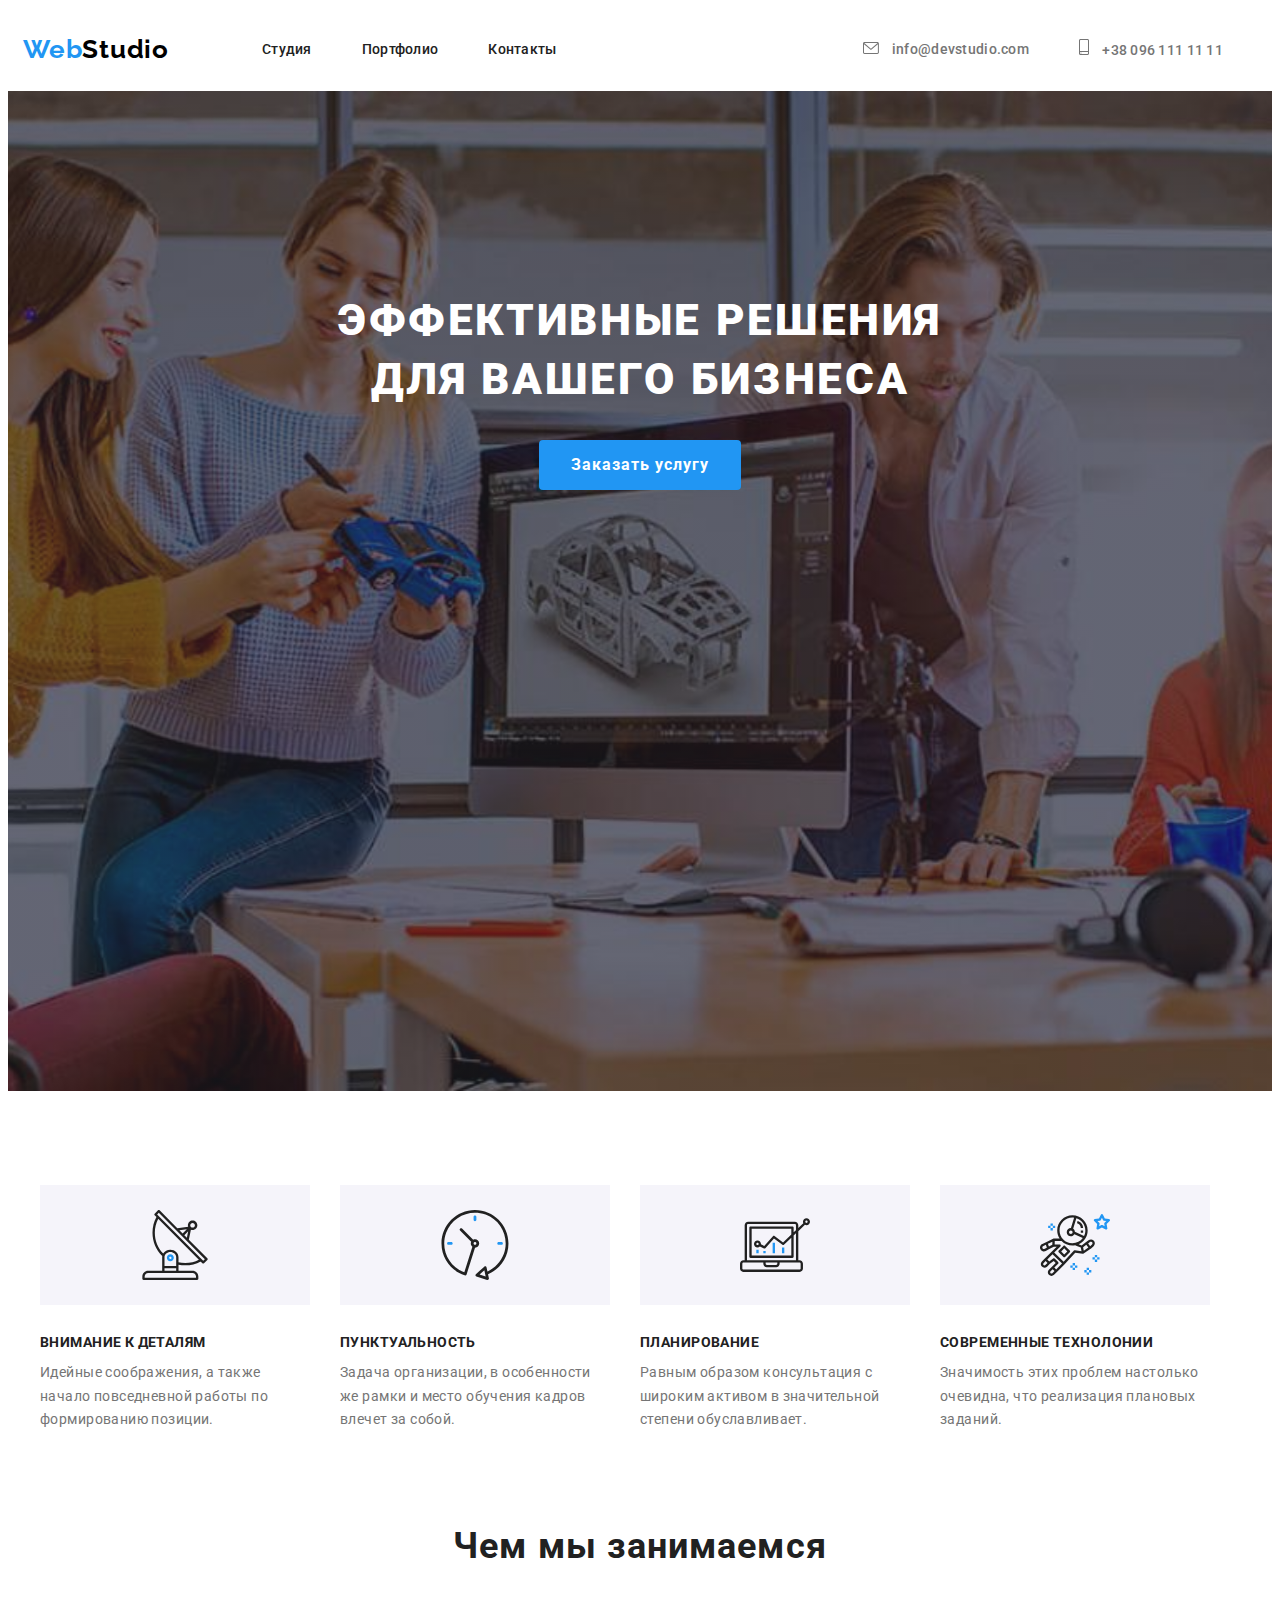
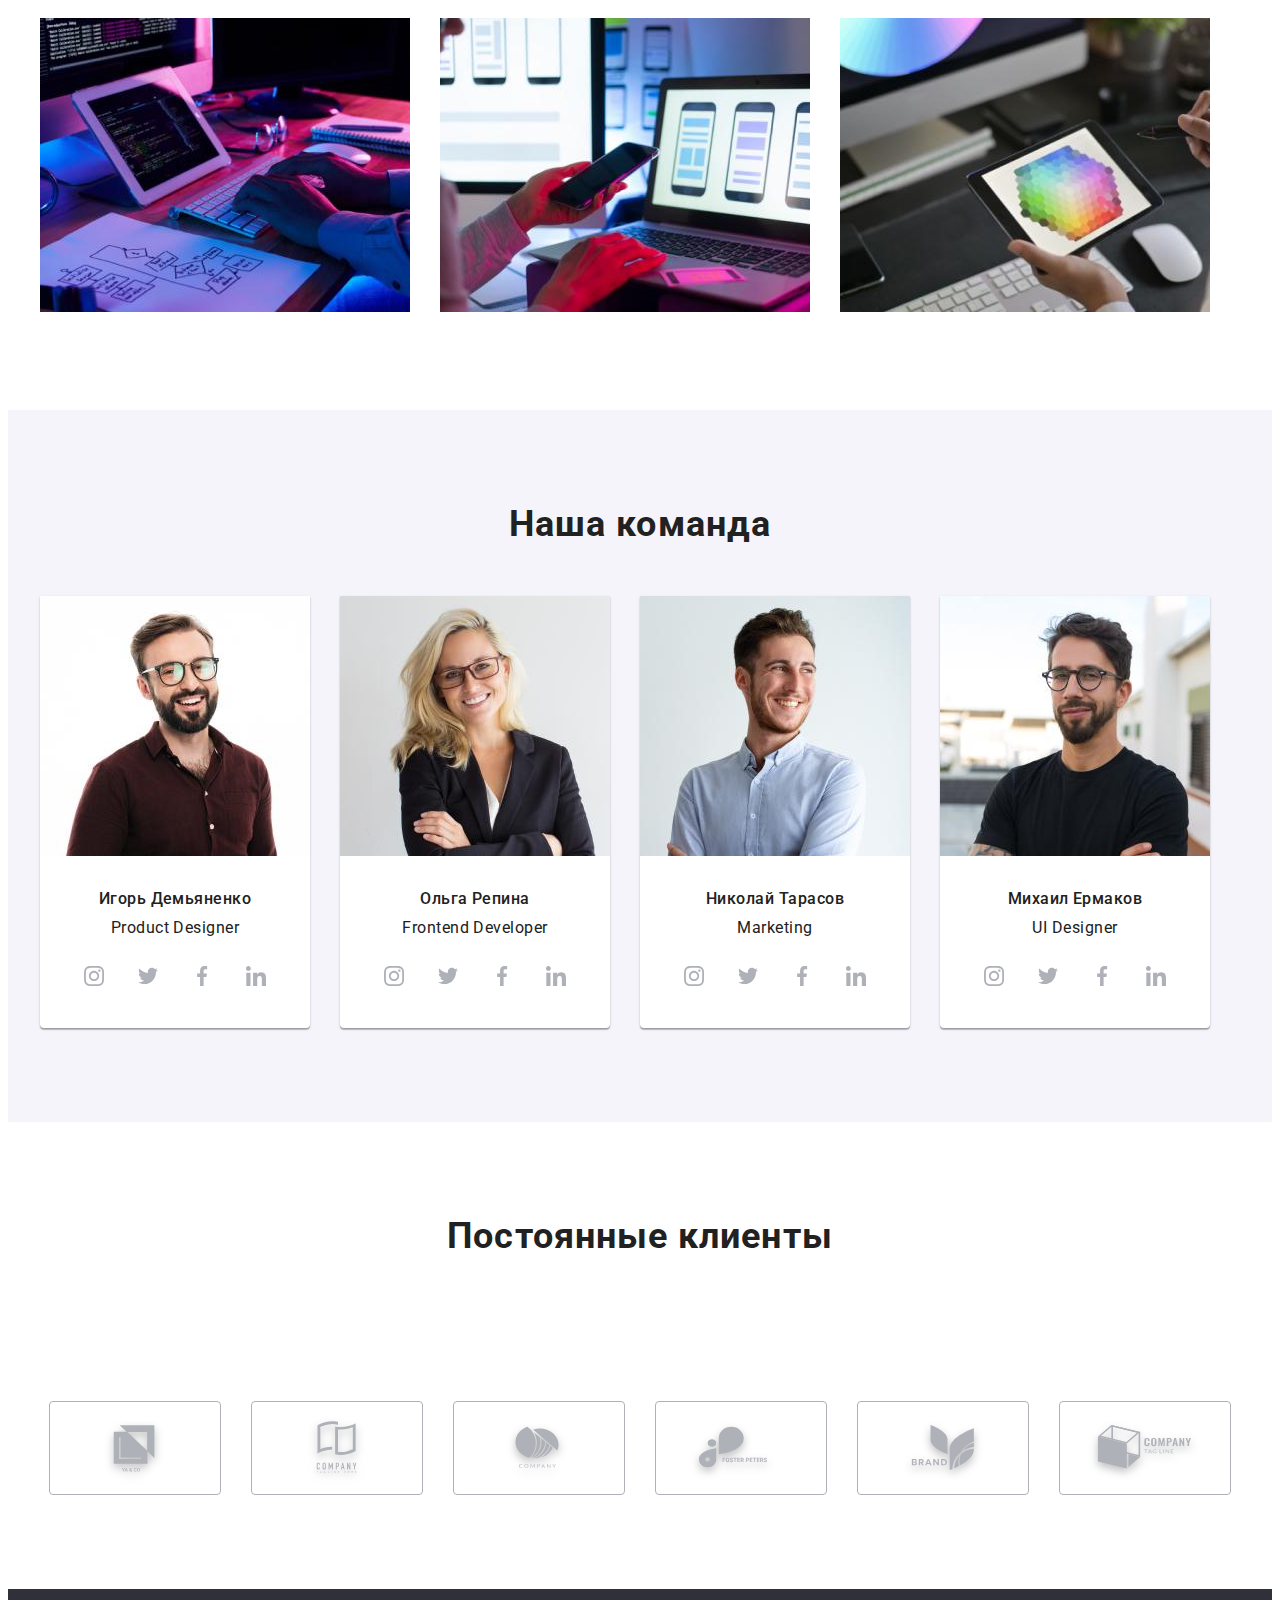
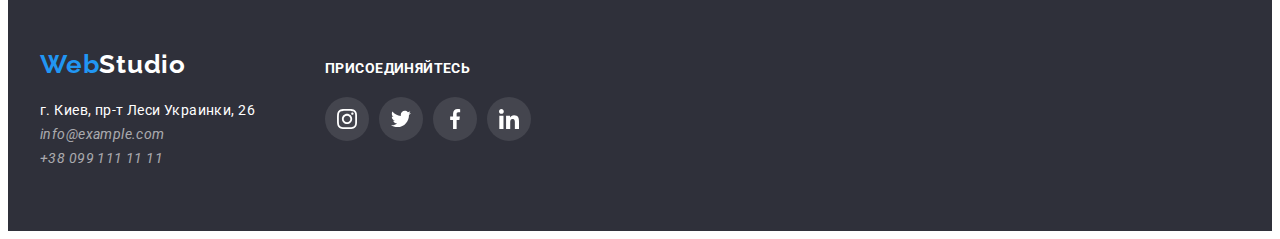
<file: index.html>
<!DOCTYPE html>
<html lang="ru">
<head>
    <link rel=“preconnect” href=“https://fonts.gstatic.com”>
    <meta charset="UTF-8">
    <meta http-equiv="X-UA-Compatible" content="IE=edge">
    <meta name="viewport" content="width=device-width, initial-scale=1.0">
    <title>Document</title>
    <link rel="preconnect" href="https://fonts.googleapis.com">
    <link rel="preconnect" href="https://fonts.gstatic.com" crossorigin>
    <link href="https://fonts.googleapis.com/css2?family=Raleway:wght@700&family=Roboto:wght@400;500;700;900&display=swap"
        rel="stylesheet">
    <link rel="stylesheet" href="https://cdnjs.cloudflare.com/ajax/libs/modern-normalize/1.1.0/modern-normalize.min.css"
        integrity="sha512-wpPYUAdjBVSE4KJnH1VR1HeZfpl1ub8YT/NKx4PuQ5NmX2tKuGu6U/JRp5y+Y8XG2tV+wKQpNHVUX03MfMFn9Q=="
        crossorigin="anonymous" referrerpolicy="no-referrer" />
    <link rel="stylesheet" href="./css/styles.css">
</head>
<body>
    <!--Секция хедер-->
    <header class="header">
        <div class="container header-container">
            <nav class="header-navigation">
                <a class="header-logo link" lang="en" href="/" >
                    Web<span class="header-logo-part">Studio</span>
                </a>
                <ul class="list header-list">
                    <li class="header-item"><a class="link header-link" href="./index.html">Студия</a></li>
                    <li class="header-item"><a class="link header-link" href="./portfolio.html" target="_blank" rel="noreferrer noopener">Портфолио</a></li>
                    <li class="header-item"><a class="link header-link" href="">Контакты</a></li>
                </ul> 
            </nav> 
                <div class="header-connect">
                <ul class="list header-link">
                    <li><a class="header-mail link" lang="en" href="mailto:info@devstudio.com">
                        <svg class="contact-header-icon" width="16" height="12">
                            <use 
                            href="./images/icons.svg#icon-envelope">
                        </use>
                        </svg>
                        info@devstudio.com</a></li>
                    <li><a class="header-phone link" href="tel:+380961111111">
                        <svg class="contact-header-icon" width="10" height="16">
                            <use 
                            href="./images/icons.svg#icon-smartphone">
                            </use>
                        </svg>
                        +38 096 111 11 11</a></li>
                </ul>
                </div>
        </div>
    </header>
    <main>
        <!--Секция герой-->
            <section class="hero overlay">
                <div class="container">
                    <h1 class="hero-title">Эффективные решения для вашего бизнеса</h1>
                    <button class="hero-button" type="button">Заказать услугу</button>
                </div>
            </section>
        <!--Секция особенности-->
            <section class="">
                <div class="container">
                    <h2 class="about">Особенности</h2>
                        <ul class="list about-link">
                            <li class="about-me">
                                <div class="features-icon-box">
                                    <svg class="features-icon" width="70" height="70">
                                        <use href="./images/icons.svg#icon-antenna">
                                        </use>
                                    </svg>
                                </div>
                                <h3 class="about-title">ВНИМАНИЕ К ДЕТАЛЯМ</h3>
                                <p class="about-text">Идейные соображения, а также начало повседневной работы по формированию позиции.</p>
                            </li>
                            <li class="about-me">
                                <div class="features-icon-box">
                                    <svg class="features-icon" width="70" height="70">
                                        <use href="./images/icons.svg#icon-clock">
                                        </use>
                                    </svg>
                                </div>
                                <h3 class="about-title">ПУНКТУАЛЬНОСТЬ</h3>
                                <p class="about-text">Задача организации, в особенности же рамки и место обучения кадров влечет за собой.</p>
                            </li>
                            <li class="about-me">
                                <div class="features-icon-box">
                                    <svg class="features-icon" width="70" height="70">
                                        <use href="./images/icons.svg#icon-diagram">
                                        </use>
                                    </svg>
                                </div>
                                <h3 class="about-title">ПЛАНИРОВАНИЕ</h3>
                                <p class="about-text">Равным образом консультация с широким активом в значительной степени обуславливает.</p>
                            </li>
                            <li class="about-me">
                                <div class="features-icon-box">
                                    <svg class="features-icon" width="70" height="70">
                                        <use href="./images/icons.svg#icon-astronaut">
                                        </use>
                                    </svg>
                                </div>
                                <h3 class="about-title">СОВРЕМЕННЫЕ ТЕХНОЛОНИИ</h3>
                                <p class="about-text">Значимость этих проблем настолько очевидна, что реализация плановых заданий.</p>
                            </li>
                        </ul>
                </div>
            </section>
            <!--Секция наша работа-->
            <section class="section">
                <div class="container">
                    <h2 class="section-title">Чем мы занимаемся</h2>
                        <ul class="list about-me-img">
                            <li class="about-img">
                                <img src="./images/about-img-1.jpg" 
                                alt="наш процесс работы"
                                width="370"
                                height="294"
                                />
                            </li>
                            <li class="about-img">
                                <img src="./images/about-img-2.jpg" 
                                alt="наш процесс работы" 
                                width="370" 
                                height="294" 
                                />
                            </li>
                            <li class="about-img">
                                <img src="./images/about-img-3.jpg" 
                                alt="наш процесс работы" 
                                width="370" 
                                height="294" 
                                />
                            </li>
                        </ul>
                </div>
            </section>
            <!--Секция наша команда-->
            <section class="our-team">
                <div class="container">
                    <h2 class="about-right">Наша команда</h2>
                        <ul class="list aside">
                            <li class="team-img">
                                <img src="./images/team-img-1.jpg"
                                alt="наша команда"
                                width="270"
                                height="260"
                                />
                                <h3 class="about-pre-title">Игорь Демьяненко</h3>
                                <p class="about-after-title">Product Designer</p>
                                <ul class="about-list-title list">
                                    <li class="about-link-title">
                                        <a href="" class="about-team-link">
                                            <svg class="about-icon-link" width="20" height="20">
                                                <use 
                                                href="./images/icons.svg#icon-instagram"
                                                ></use>
                                            </svg>
                                        </a>
                                    </li>
                                    <li class="about-link-title">
                                        <a href="" class="about-team-link">
                                            <svg class="about-icon-link" width="20" height="20">
                                                <use 
                                                href="./images/icons.svg#icon-twitter"
                                                ></use>
                                            </svg>
                                        </a>
                                    </li>
                                    <li class="about-link-title">
                                        <a href="" class="about-team-link">
                                            <svg class="about-icon-link" width="20" height="20">
                                                <use 
                                                href="./images/icons.svg#icon-facebook"
                                                ></use>
                                            </svg>
                                        </a>
                                    </li>
                                    <li class="about-link-title">
                                        <a href="" class="about-team-link">
                                            <svg class="about-icon-link" width="20" height="20">
                                                <use 
                                                href="./images/icons.svg#icon-linkedin"
                                                ></use>
                                            </svg>
                                        </a>
                                    </li>
                                </ul>
                            </li>
                            <li class="team-img">
                                <img src="./images/team-img-2.jpg" 
                                alt="наша команда" 
                                width="270" 
                                height="260" 
                                />
                                <h3 class="about-pre-title">Ольга Репина</h3>
                                <p class="about-after-title">Frontend Developer</p>
                                <ul class="about-list-title list">
                                    <li class="about-link-title">
                                        <a href="" class="about-team-link">
                                            <svg class="about-icon-link" width="20" height="20">
                                                <use href="./images/icons.svg#icon-instagram"></use>
                                            </svg>
                                        </a>
                                    </li>
                                    <li class="about-link-title">
                                        <a href="" class="about-team-link">
                                            <svg class="about-icon-link" width="20" height="20">
                                                <use href="./images/icons.svg#icon-twitter"></use>
                                            </svg>
                                        </a>
                                    </li>
                                    <li class="about-link-title">
                                        <a href="" class="about-team-link">
                                            <svg class="about-icon-link" width="20" height="20">
                                                <use href="./images/icons.svg#icon-facebook"></use>
                                            </svg>
                                        </a>
                                    </li>
                                    <li class="about-link-title">
                                        <a href="" class="about-team-link">
                                            <svg class="about-icon-link" width="20" height="20">
                                                <use href="./images/icons.svg#icon-linkedin"></use>
                                            </svg>
                                        </a>
                                    </li>
                                </ul>
                            </li>
                            <li class="team-img">
                                <img src="./images/team-img-3.jpg" 
                                alt="наша команда" 
                                width="270" 
                                height="260" 
                                />
                                <h3 class="about-pre-title">Николай Тарасов</h3>
                                <p class="about-after-title">Marketing</p>
                                <ul class="about-list-title list">
                                    <li class="about-link-title">
                                        <a href="" class="about-team-link">
                                            <svg class="about-icon-link" width="20" height="20">
                                                <use href="./images/icons.svg#icon-instagram"></use>
                                            </svg>
                                        </a>
                                    </li>
                                    <li class="about-link-title">
                                        <a href="" class="about-team-link">
                                            <svg class="about-icon-link" width="20" height="20">
                                                <use href="./images/icons.svg#icon-twitter"></use>
                                            </svg>
                                        </a>
                                    </li>
                                    <li class="about-link-title">
                                        <a href="" class="about-team-link">
                                            <svg class="about-icon-link" width="20" height="20">
                                                <use href="./images/icons.svg#icon-facebook"></use>
                                            </svg>
                                        </a>
                                    </li>
                                    <li class="about-link-title">
                                        <a href="" class="about-team-link">
                                            <svg class="about-icon-link" width="20" height="20">
                                                <use href="./images/icons.svg#icon-linkedin"></use>
                                            </svg>
                                        </a>
                                    </li>
                                </ul>
                            </li>
                            <li class="team-img">
                                <img src="./images/team-img-4.jpg" 
                                alt="наша команда" 
                                width="270" 
                                height="260" 
                                />
                                <h3 class="about-pre-title">Михаил Ермаков</h3>
                                <p class="about-after-title">UI Designer</p>
                                <ul class="about-list-title list">
                                    <li class="about-link-title">
                                        <a href="" class="about-team-link">
                                            <svg class="about-icon-link" width="20" height="20">
                                                <use href="./images/icons.svg#icon-instagram"></use>
                                            </svg>
                                        </a>
                                    </li>
                                    <li class="about-link-title">
                                        <a href="" class="about-team-link">
                                            <svg class="about-icon-link" width="20" height="20">
                                                <use href="./images/icons.svg#icon-twitter"></use>
                                            </svg>
                                        </a>
                                    </li>
                                    <li class="about-link-title">
                                        <a href="" class="about-team-link">
                                            <svg class="about-icon-link" width="20" height="20">
                                                <use href="./images/icons.svg#icon-facebook"></use>
                                            </svg>
                                        </a>
                                    </li>
                                    <li class="about-link-title">
                                        <a href="" class="about-team-link">
                                            <svg class="about-icon-link" width="20" height="20">
                                                <use href="./images/icons.svg#icon-linkedin"></use>
                                            </svg>
                                        </a>
                                    </li>
                                </ul>
                            </li>
                        </ul>
                </div>
            </section>
            <!--Секция постоянные клиенты-->
            <section class="customers">
                <div class="container">
                    <h2 class="regular-customers">Постоянные клиенты</h2>
                        <ul class="list aside-box">
                            <li class="clients-item">
                                <a href="" class="about-clients-item" >
                                    <svg class="link-client-item" width="106" height="60">
                                        <use href="./images/icons.svg#icon-yago"></use>
                                    </svg>
                                </a>
                            </li>
                            <li class="clients-item">
                                <a href="" class="about-clients-item">
                                    <svg class="link-client-item" width="106" height="60">
                                        <use href="./images/icons.svg#icon-company"></use>
                                    </svg>
                                </a>
                            </li>
                            <li class="clients-item">
                                <a href="" class="about-clients-item">
                                    <svg class="link-client-item" width="106" height="60">
                                        <use href="./images/icons.svg#icon-company2"></use>
                                    </svg>
                                </a>
                            </li>
                            <li class="clients-item">
                                <a href="" class="about-clients-item">
                                    <svg class="link-client-item" width="106" height="60">
                                        <use href="./images/icons.svg#icon-foster"></use>
                                    </svg>
                                </a>
                            </li>
                            <li class="clients-item">
                                <a href="" class="about-clients-item">
                                    <svg class="link-client-item" width="106" height="60">
                                        <use href="./images/icons.svg#icon-brand"></use>
                                    </svg>
                                </a>
                            </li>
                            <li class="clients-item">
                                <a href="" class="about-clients-item">
                                    <svg class="link-client-item" width="106" height="60">
                                        <use href="./images/icons.svg#icon-tagline"></use>
                                    </svg>
                                </a>
                            </li>
                        </ul>
                </div>
            </section>
    </main>
    <!--Секция футер-->
    <footer class="footer">
        <div class="container footer-container">
            <div class="footer-left">
                <a class="footer-logo link" lang="en" href="/">
                    Web<span class="footer-logo-part">Studio</span>
                </a>
                <address>
                    <ul class="list footer-list">
                        <li><p class="footer-adres">г. Киев, пр-т Леси Украинки, 26</p></li>
                        <li><a class="footer-mail link" lang="en" href="mailto:info@example.com">info@example.com</a></li>
                        <li><a class="footer-phone link" href="tel:+380991111111">+38 099 111 11 11</a></li>
                    </ul>
                </address>
            </div>
            <div class="footer-fight">
                <h2 class="footer-title">присоединяйтесь</h2>
                <ul class="footer-list-title list">
                    <li class="about-link-title">
                        <a href="" class="footer-team-link">
                            <svg class="footer-icon-link" width="20" height="20">
                                <use href="./images/icons.svg#icon-instagram"></use>
                            </svg>
                        </a>
                    </li>
                    <li class="about-link-title">
                        <a href="" class="footer-team-link">
                            <svg class="footer-icon-link" width="20" height="20">
                                <use href="./images/icons.svg#icon-twitter"></use>
                            </svg>
                        </a>
                    </li>
                    <li class="about-link-title">
                        <a href="" class="footer-team-link">
                            <svg class="footer-icon-link" width="20" height="20">
                                <use href="./images/icons.svg#icon-facebook"></use>
                            </svg>
                        </a>
                    </li>
                    <li class="about-link-title">
                        <a href="" class="footer-team-link">
                            <svg class="footer-icon-link" width="20" height="20">
                                <use href="./images/icons.svg#icon-linkedin"></use>
                            </svg>
                        </a>
                    </li>
                </ul>
            </div>
        </div>
    </footer>
</body>
</html>
</file>
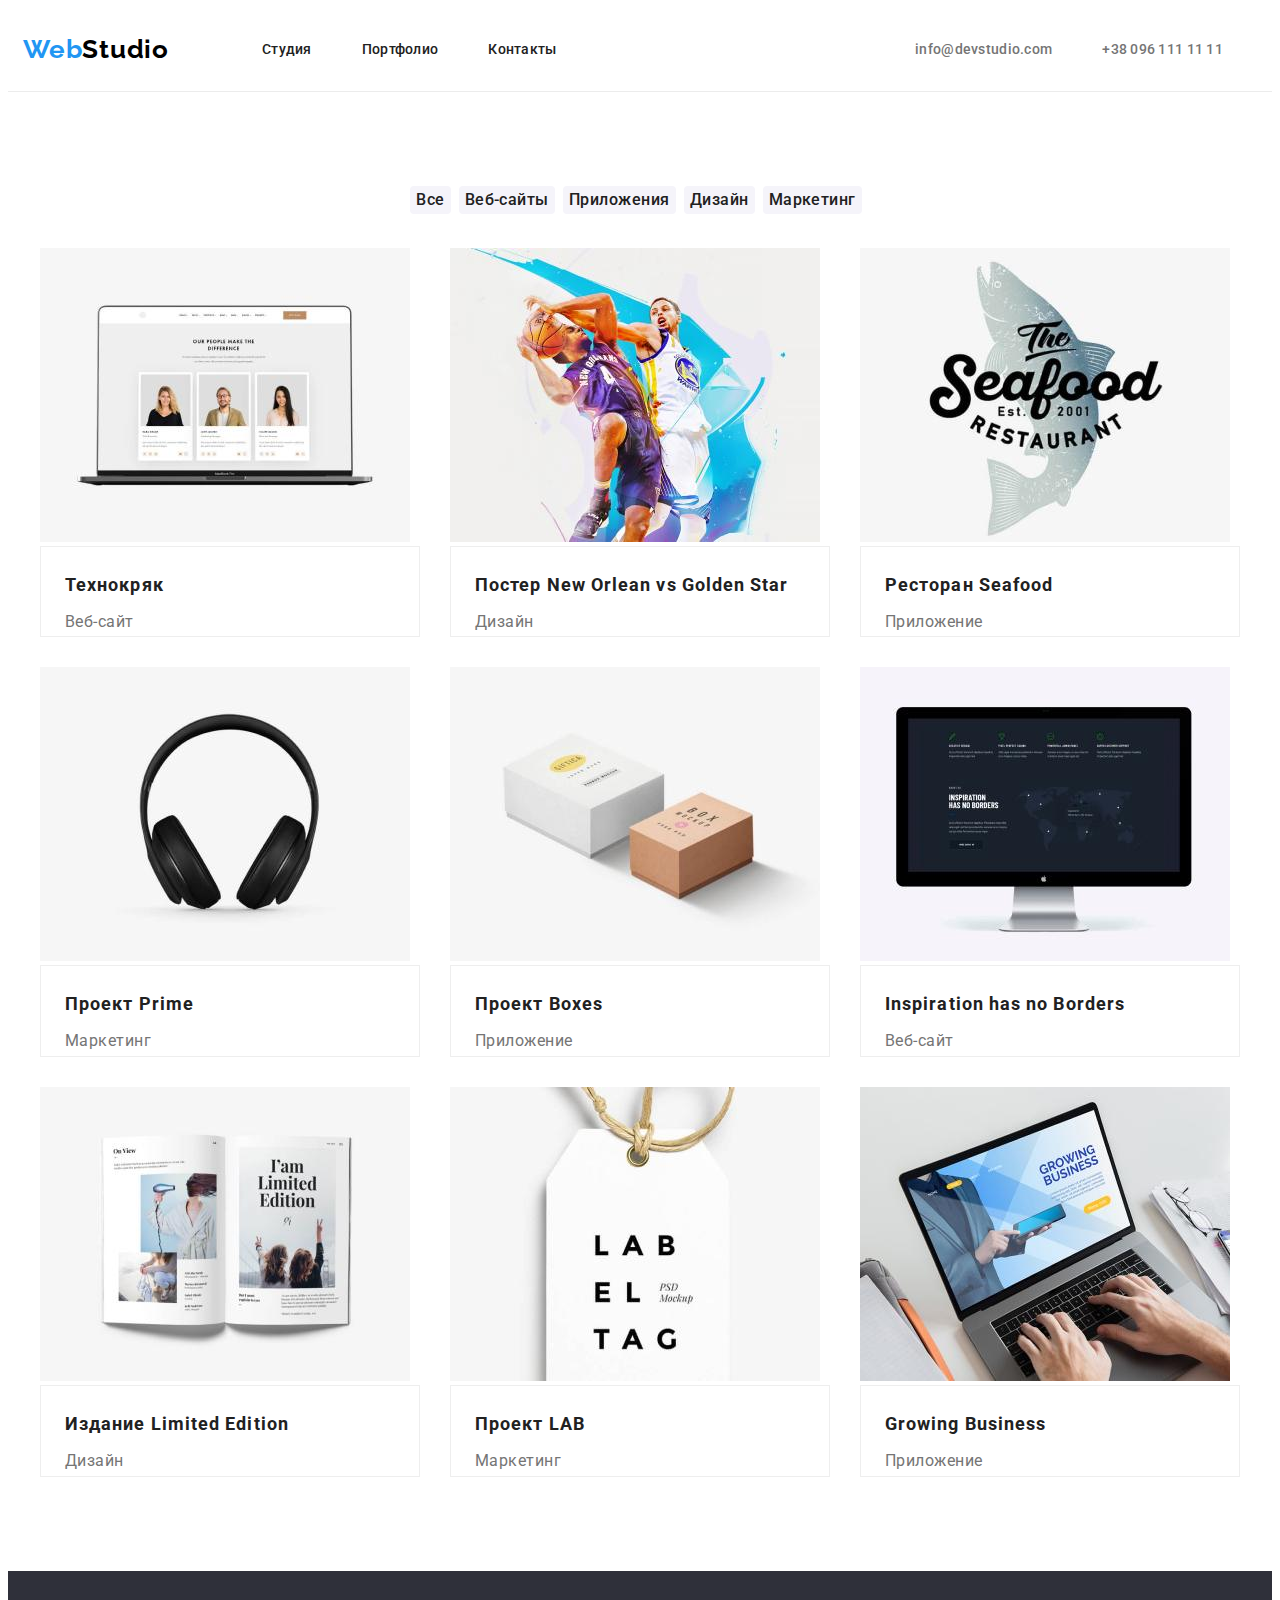
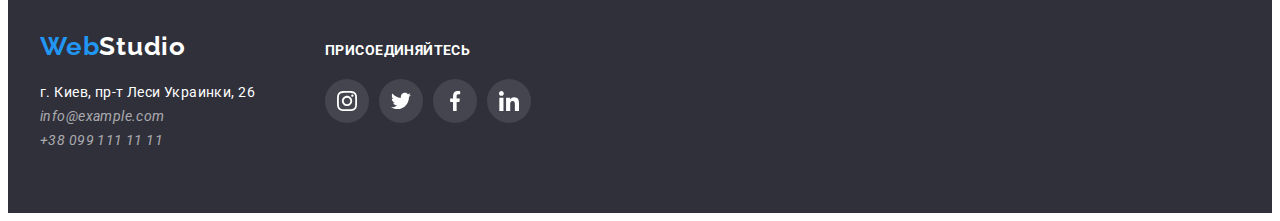
<file: portfolio.html>
<!DOCTYPE html>
<html lang="ru">
<head>
    <meta charset="UTF-8">
    <meta http-equiv="X-UA-Compatible" content="IE=edge">
    <meta name="viewport" content="width=device-width, initial-scale=1.0">
    <title>Document</title>
    <link rel="preconnect" href="https://fonts.googleapis.com">
    <link rel="preconnect" href="https://fonts.gstatic.com" crossorigin>
    <link href="https://fonts.googleapis.com/css2?family=Raleway:wght@700&family=Roboto:wght@400;500;700;900&display=swap"
        rel="stylesheet">
    <link rel="stylesheet" href="https://cdnjs.cloudflare.com/ajax/libs/modern-normalize/1.1.0/modern-normalize.min.css"
        integrity="sha512-wpPYUAdjBVSE4KJnH1VR1HeZfpl1ub8YT/NKx4PuQ5NmX2tKuGu6U/JRp5y+Y8XG2tV+wKQpNHVUX03MfMFn9Q=="
        crossorigin="anonymous" referrerpolicy="no-referrer" />
    <link rel="stylesheet" href="./css/styles.css">
</head>
<body>
    <!--Секция хедер-->
    <header class="header-portfolio">
        <div class="container header-container">
            <nav class="header-navigation">
                <a class="header-logo link" lang="en" href="/">
                    Web<span class="header-logo-part">Studio</span>
                </a>
                <ul class="list header-list">
                    <li class="header-item"><a class="link header-link" href="./index.html">Студия</a></li>
                    <li class="header-item"><a class="link header-link" href="./portfolio.html" target="_blank"
                            rel="noreferrer noopener">Портфолио</a></li>
                    <li class="header-item"><a class="link header-link" href="">Контакты</a></li>
                </ul>
            </nav>
            <div class="header-connect">
                <ul class="list header-link">
                    <li><a class="header-mail link" lang="en" href="mailto:info@devstudio.com">info@devstudio.com</a></li>
                    <li><a class="header-phone link" href="tel:+380961111111">+38 096 111 11 11</a></li>
                </ul>
            </div>
        </div>
    </header>
    <!--Секция герой-->
    <main class="portfolio-hero">
        <!--Секция портфолио с кнопками-->
        <section>
            <div class="container">
                <h1 class="about">Заголовок который нужно скрыть</h1>
                    <ul class="list aside-button">
                        <li><button class="portfolio-button" type="button">Все</button></li>
                        <li><button class="portfolio-button" type="button">Веб-сайты</button></li>
                        <li><button class="portfolio-button" type="button">Приложения</button></li>
                        <li><button class="portfolio-button" type="button">Дизайн</button></li>
                        <li><button class="portfolio-button" type="button">Маркетинг</button></li>
                    </ul>
            <ul class="list projects">
                <li class="projects-item">
                    <img src="./images/portfolio-img-1.jpg"
                    alt="Примеры работ" 
                    width="370"
                    height="294"/>
                    <div class="container-about">
                    <h2 class="portfolio-item">Технокряк</h2>
                    <p class="portfolio-about">Веб-сайт</p>
                    </div>
                </li>
                <li class="projects-item">
                    <img src="./images/portfolio-img-2.jpg" 
                    alt="Примеры работ" 
                    width="370" 
                    height="294" />
                    <div class="container-about">
                    <h2 class="portfolio-item">Постер <span lang="en">New Orlean vs Golden Star</span></h2>
                    <p class="portfolio-about">Дизайн</p>
                    </div>
                </li>
                <li class="projects-item">
                    <img src="./images/portfolio-img-3.jpg" 
                    alt="Примеры работ" 
                    width="370" 
                    height="294" />
                    <div class="container-about">
                    <h2 class="portfolio-item">Ресторан <span lang="en">Seafood</span></h2>
                    <p class="portfolio-about">Приложение</p>
                    </div>
                </li>
                <li class="projects-item">
                    <img src="./images/portfolio-img-4.jpg" 
                    alt="Примеры работ" 
                    width="370" 
                    height="294" />
                    <div class="container-about">
                    <h2 class="portfolio-item">Проект <span lang="en">Prime</span></h2>
                    <p class="portfolio-about">Маркетинг</p>
                    </div>
                </li>
                <li class="projects-item">
                    <img src="./images/portfolio-img-5.jpg" 
                    alt="Примеры работ"
                    width="370" 
                    height="294" />
                    <div class="container-about">
                    <h2 class="portfolio-item">Проект <span lang="en">Boxes</span></h2>
                    <p class="portfolio-about">Приложение</p>
                    </div>
                </li>
                <li class="projects-item">
                    <img src="./images/portfolio-img-6.jpg" 
                    alt="Примеры работ" 
                    width="370" 
                    height="294" />
                    <div class="container-about">
                    <h2 class="portfolio-item" lang="en">Inspiration has no Borders</h2>
                    <p class="portfolio-about">Веб-сайт</p>
                    </div>
                </li>
                <li class="projects-item">
                    <img src="./images/portfolio-img-7.jpg" 
                    alt="Примеры работ" 
                    width="370" 
                    height="294" />
                    <div class="container-about">
                    <h2 class="portfolio-item">Издание <span lang="en">Limited Edition</span></h2>
                    <p class="portfolio-about">Дизайн</p>
                    </div>
                </li>
                <li class="projects-item">
                    <img src="./images/portfolio-img-8.jpg" 
                    alt="Примеры работ" 
                    width="370" 
                    height="294" />
                    <div class="container-about">
                    <h2 class="portfolio-item">Проект <span lang="en">LAB</span></h2>
                    <p class="portfolio-about">Маркетинг</p>
                    </div>
                </li>
                <li class="projects-item">
                    <img src="./images/portfolio-img-9.jpg" 
                    alt="Примеры работ" 
                    width="370" 
                    height="294" />
                    <div class="container-about">
                    <h2 class="portfolio-item" lang="en">Growing Business</h2>
                    <p class="portfolio-about">Приложение</p>
                    </div>
                </li>
            </ul>
            </div>
        </section>
    </main>
    <!--Секция футер-->
    <footer class="footer">
        <div class="container footer-container">
            <div class="footer-left">
                <a class="footer-logo link" lang="en" href="/">
                    Web<span class="footer-logo-part">Studio</span>
                </a>
                <address>
                    <ul class="list footer-list">
                        <li>
                            <p class="footer-adres">г. Киев, пр-т Леси Украинки, 26</p>
                        </li>
                        <li><a class="footer-mail link" lang="en" href="mailto:info@example.com">info@example.com</a></li>
                        <li><a class="footer-phone link" href="tel:+380991111111">+38 099 111 11 11</a></li>
                    </ul>
                </address>
            </div>
            <div class="footer-fight">
                <h2 class="footer-title">присоединяйтесь</h2>
                <ul class="footer-list-title list">
                    <li class="about-link-title">
                        <a href="" class="footer-team-link">
                            <svg class="footer-icon-link" width="20" height="20">
                                <use href="./images/icons.svg#icon-instagram"></use>
                            </svg>
                        </a>
                    </li>
                    <li class="about-link-title">
                        <a href="" class="footer-team-link">
                            <svg class="footer-icon-link" width="20" height="20">
                                <use href="./images/icons.svg#icon-twitter"></use>
                            </svg>
                        </a>
                    </li>
                    <li class="about-link-title">
                        <a href="" class="footer-team-link">
                            <svg class="footer-icon-link" width="20" height="20">
                                <use href="./images/icons.svg#icon-facebook"></use>
                            </svg>
                        </a>
                    </li>
                    <li class="about-link-title">
                        <a href="" class="footer-team-link">
                            <svg class="footer-icon-link" width="20" height="20">
                                <use href="./images/icons.svg#icon-linkedin"></use>
                            </svg>
                        </a>
                    </li>
                </ul>
            </div>
        </div>
    </footer>
</body>
</html>
</file>
<file: css/styles.css>
/*---root---*/
:root {
  --accent-color: #2196f3;
  --main-button-color: #2196f3;
  --second-title-color: #212121;
  --main-text-color: #757575;
  --main-title-color: #ffffff;
  --header-text-color: #212121;
}

p,
h1,
h2,
h3,
h4,
h5,
h6 {
  margin: 0;
}

ul {
  margin: 0;
  padding: 0;
}

body {
  font-family: Roboto, sans-serif;
  color: #757575;
}

button {
  cursor: pointer;
}

/*---delete points---*/
.list {
  list-style: none;
}

.link {
  text-decoration: none;
}

/*---header---*/
.header {
  background-color: #ffffff;
}
.container {
  width: 1200px;
  padding-left: 15px;
  padding-right: 15px;
  margin: 0 auto;
}
.header-list {
  display: flex;
  padding-top: 32px;
  padding-bottom: 32px;
}
.header-item:not(last-child) {
  margin-right: 50px;
}

.header-navigation {
  display: flex;
  align-items: center;
}
.header-container {
  display: flex;
  align-items: center;
  margin-right: 215px;
}
.header-link {
  display: flex;
  align-items: center;
}
.header-logo {
  font-family: Raleway;
  font-weight: 700;
  font-size: 26px;
  line-height: 1.19;
  letter-spacing: 0.03em;
  color: #2196f3;
  margin-right: 93px;
}
.header-logo-part {
  color: #000000;
}
.header-link {
  font-weight: 500;
  font-size: 14px;
  line-height: 1.33;
  letter-spacing: 0.02em;
  color: var(--header-text-color);
}
.header-link:hover,
.header-link:focus {
  color: var(--accent-color);
}

.header-mail {
  font-weight: 500;
  font-size: 14px;
  line-height: 1.14;
  letter-spacing: 0.02em;
  color: var(--main-text-color);
  margin-right: 50px;
}

.header-mail:hover,
.header-mail:focus {
  color: var(--accent-color);
}

.header-phone:hover,
.header-phone:focus {
  color: var(--accent-color);
}

.header-phone {
  font-weight: 500;
  font-size: 14px;
  line-height: 1.14;
  letter-spacing: 0.02em;
  color: var(--main-text-color);
}
.header-connect {
  margin-left: auto;
}
.contact-header-icon {
  margin-right: 10px;
  fill: currentColor;
}
/*---Hero section---*/
.overlay {
  max-width: 1600px;
  height: 600px;
  margin-left: auto;
  margin-right: auto;
  background-image: linear-gradient(
      rgba(47, 48, 58, 0.4),
      rgba(47, 48, 58, 0.4)
    ),
    url(../images/overlay.jpg);
  background-size: cover;
  background-repeat: no-repeat;
  background-position: center;
}

.hero {
  max-width: 1600px;
  margin: 0 auto;
  padding: 200px 0;
  background-color: #2f303a;
  text-align: center;
}
.hero-title {
  font-weight: 900;
  font-size: 44px;
  width: 696px;
  margin-top: 0;
  margin-bottom: 30px;
  margin-right: auto;
  margin-left: auto;
  line-height: 1.36;
  text-align: center;
  letter-spacing: 0.06em;
  text-transform: uppercase;
  color: var(--main-title-color);
}
.hero-button {
  font-family: inherit;
  font-weight: 700;
  font-size: 16px;
  line-height: 1.87;
  display: flex;
  align-items: center;
  text-align: center;
  letter-spacing: 0.06em;
  color: #ffffff;
  background-color: var(--main-button-color);
  cursor: pointer;
  border-radius: 4px;
  margin-top: 0;
  margin-bottom: 0;
  margin-right: auto;
  margin-left: auto;
  border: none;
  padding-top: 10px;
  padding-bottom: 10px;
  padding-left: 32px;
  padding-right: 32px;
}
.hero-button:hover {
  background-color: #188ce8;
}
.features-icon-box {
  display: flex;
  height: 120px;
  align-items: center;
  justify-content: center;
  background-color: #f5f4fa;
  margin-bottom: 30px;
}
.features-icon {
  display: block;
}
.about {
  position: absolute;
  clip: rect(0 0 0 0);
  width: 1px;
  height: 1px;
  margin: -1px;
  border: 0;
  padding: 0;
  overflow: hidden;
}
.about-title {
  font-weight: 700;
  font-size: 14px;
  line-height: 1.14;
  letter-spacing: 0.03em;
  text-transform: uppercase;
  display: flex;
  margin-bottom: 10px;
  color: var(--header-text-color);
}
.about-text {
  font-weight: 400;
  font-size: 14px;
  line-height: 1.71;
  letter-spacing: 0.03em;
  display: flex;
  color: var(--main-text-color);
}
.about-link {
  padding-top: 94px;
  padding-bottom: 94px;
  display: flex;
}
.about-me {
  width: 270px;
}

.about-me:not(last-child) {
  margin-right: 30px;
}

/*---Section our works---*/
.section {
  padding-bottom: 94px;
}
.section-title {
  font-weight: 700;
  font-size: 36px;
  line-height: 1.16;
  text-align: center;
  letter-spacing: 0.03em;
  margin-bottom: 50px;
  color: var(--second-title-color);
}
.about-me-img {
  display: flex;
}
.about-img:not(last-child) {
  margin-right: 30px;
}

/*---Section our command---*/
.our-team {
  background-color: #f5f4fa;
  padding-bottom: 94px;
}
.about-right {
  font-weight: 700;
  font-size: 36px;
  line-height: 1.16;
  text-align: center;
  letter-spacing: 0.03em;
  padding-top: 94px;
  margin-bottom: 50px;
  color: var(--second-title-color);
}
.aside {
  display: flex;
}
.aside:not(last-child) {
  margin-right: 30px;
}
.team-img:not(last-child) {
  margin-right: 30px;
  background-color: #ffffff;
  border-radius: 0px 0px 4px 4px;
  box-shadow: 0px 1px 3px rgba(0, 0, 0, 0.12), 0px 1px 1px rgba(0, 0, 0, 0.14),
    0px 2px 1px rgba(0, 0, 0, 0.2);
}
.about-pre-title {
  font-weight: 500;
  font-size: 16px;
  line-height: 1.18;
  text-align: center;
  letter-spacing: 0.03em;
  margin-top: 30px;
  color: var(--second-title-color);
}
.about-after-title {
  font-weight: 400;
  font-size: 16px;
  line-height: 1.18;
  text-align: center;
  letter-spacing: 0.03em;
  margin-top: 10px;
  padding-bottom: 16px;
  color: var(--second-title-color);
}
.about-link-title {
  width: 44px;
  height: 44px;
}
.about-link-title + .about-link-title {
  margin-left: 10px;
}
.about-team-link {
  width: 100%;
  height: 100%;
  background-color: #ffffff;
  border-radius: 50%;
  display: flex;
  align-items: center;
  justify-content: center;
}
.about-team-link:hover,
.about-team-link:focus {
  background-color: #2196f3;
}
.about-team-link:hover .about-icon-link,
.about-team-link:focus .about-icon-link {
  fill: #ffffff;
}
.about-icon-link {
  fill: #afb1b8;
}
.about-list-title {
  display: flex;
  justify-content: center;
  padding-bottom: 30px;
}
/*---regular customers---*/
.customers {
  background-color: var(--main-title-color);
  padding-bottom: 94px;
}
.aside-box {
  display: flex;
  padding-top: 94px;
  justify-content: center;
  align-items: center;
}
.clients-item {
  box-sizing: border-box;
  display: flex;
  align-items: center;
  justify-content: center;
  border: 1px solid #afb1b8;
  border-radius: 4px;
  background-color: #ffffff;
}
.clients-item + .clients-item {
  margin-left: 30px;
}
.regular-customers {
  font-weight: 700;
  font-size: 36px;
  line-height: 1.16;
  text-align: center;
  letter-spacing: 0.03em;
  padding-top: 94px;
  padding-bottom: 50px;
  color: var(--second-title-color);
}

.about-clients-item {
  width: 100%;
  height: 100%;
  box-sizing: border-box;
  display: flex;
  align-items: center;
  justify-content: center;
  padding: 36px 32px;
  width: 170px;
  height: 92px;
  fill: #afb1b8;
  filter: drop-shadow(0px 4px 4px rgba(0, 0, 0, 0.25));
  outline: none;
}
.about-clients-item .link-client-item {
  display: block;
  width: 106px;
  height: 60px;
}
.about-clients-item:hover,
.about-clients-item:focus {
  fill: #2196f3;
}
.clients-item:hover,
.clients-item:focus {
  border: 1px solid #2196f3;
}

/*---Footer section---*/
.footer {
  background: #2f303a;
  padding-top: 60px;
  padding-bottom: 60px;
}
.footer-list {
  margin-top: 20px;
}
.footer-logo {
  font-family: Raleway;
  font-weight: 700;
  font-size: 26px;
  line-height: 1.19x;
  letter-spacing: 0.03em;
  color: #2196f3;
}
.footer-logo-part {
  color: #ffffff;
}
.footer-adres {
  font-style: normal;
  font-weight: 400;
  font-size: 14px;
  line-height: 1.71;
  letter-spacing: 0.03em;
  color: var(--main-title-color);
}
.footer-mail {
  font-weight: 400;
  font-size: 14px;
  line-height: 1.71;
  letter-spacing: 0.03em;
  margin-top: 9px;
  color: rgba(255, 255, 255, 0.6);
}
.footer-phone {
  font-weight: 400;
  font-size: 14px;
  line-height: 1.71;
  letter-spacing: 0.03em;
  margin-top: 9px;
  color: rgba(255, 255, 255, 0.6);
}

.footer-mail:hover,
.footer-mail:focus {
  color: var(--accent-color);
}

.footer-phone:hover,
.footer-phone:focus {
  color: var(--accent-color);
}
.footer-container {
  display: flex;
  align-items: baseline;
}
.footer-title {
  font-weight: 700;
  font-size: 14px;
  line-height: 1.14;
  letter-spacing: 0.03em;
  text-transform: uppercase;
  color: var(--main-title-color);
}
.footer-list-title {
  display: flex;
  justify-content: center;
  padding-top: 20px;
}
.footer-team-link {
  width: 100%;
  height: 100%;
  background-color: rgba(255, 255, 255, 0.1);
  border-radius: 50%;
  display: flex;
  align-items: center;
  justify-content: center;
}
.footer-icon-link {
  fill: var(--main-title-color);
}
.footer-team-link:hover,
.footer-team-link:focus {
  background-color: #2196f3;
}
.footer-team-link:hover
  .footer-icon-link
  .footer-team-link:focus
  .footer-icon-link {
  fill: #ffffff;
}
.footer-fight {
  padding-left: 70px;
}
/*---Portfolio---*/
.portfolio-hero {
  background-color: #ffffff;
  padding-top: 94px;
  padding-bottom: 94px;
}
.portfolio-button {
  font-family: inherit;
  font-weight: 500;
  font-size: 16px;
  line-height: 1.62;
  text-align: center;
  letter-spacing: 0.03em;
  color: #212121;
  background-color: #f5f4fa;
  cursor: pointer;
  border-radius: 4px;
  border: none;
}
.portfolio-button:hover,
.portfolio-button:focus {
  background-color: var(--accent-color);
  color: #ffffff;
}

.portfolio-item {
  font-weight: 700;
  font-size: 18px;
  line-height: 2;
  letter-spacing: 0.06em;
  margin-top: 20px;
  color: var(--second-title-color);
}
.portfolio-about {
  font-weight: 400;
  font-size: 16px;
  line-height: 1.87;
  letter-spacing: 0.03em;
  margin-top: 4px;
  color: var(--main-text-color);
}
.aside-button {
  display: flex;
  justify-content: center;
}
.portfolio-button:not(last-child) {
  margin-right: 8px;
}
.projects {
  display: flex;
  flex-wrap: wrap;
  margin-left: -30px;
  margin-bottom: -30px;
  padding-top: 34px;
}
.projects-item {
  flex-basis: calc((100% - 3 * 30px) / 3);
  margin-left: 30px;
  margin-bottom: 30px;
  background: #ffffff;
}
.header-portfolio {
  border-bottom: 1px solid #ececec;
}
.container-about {
  padding-left: 24px;
  border: 1px solid #eeeeee;
  box-sizing: border-box;
}
.projects-item:hover,
.projects-item:hover {
  box-shadow: 0px 1px 1px rgba(0, 0, 0, 0.12), 0px 4px 4px rgba(0, 0, 0, 0.06),
    1px 4px 6px rgba(0, 0, 0, 0.16);
}
</file>
